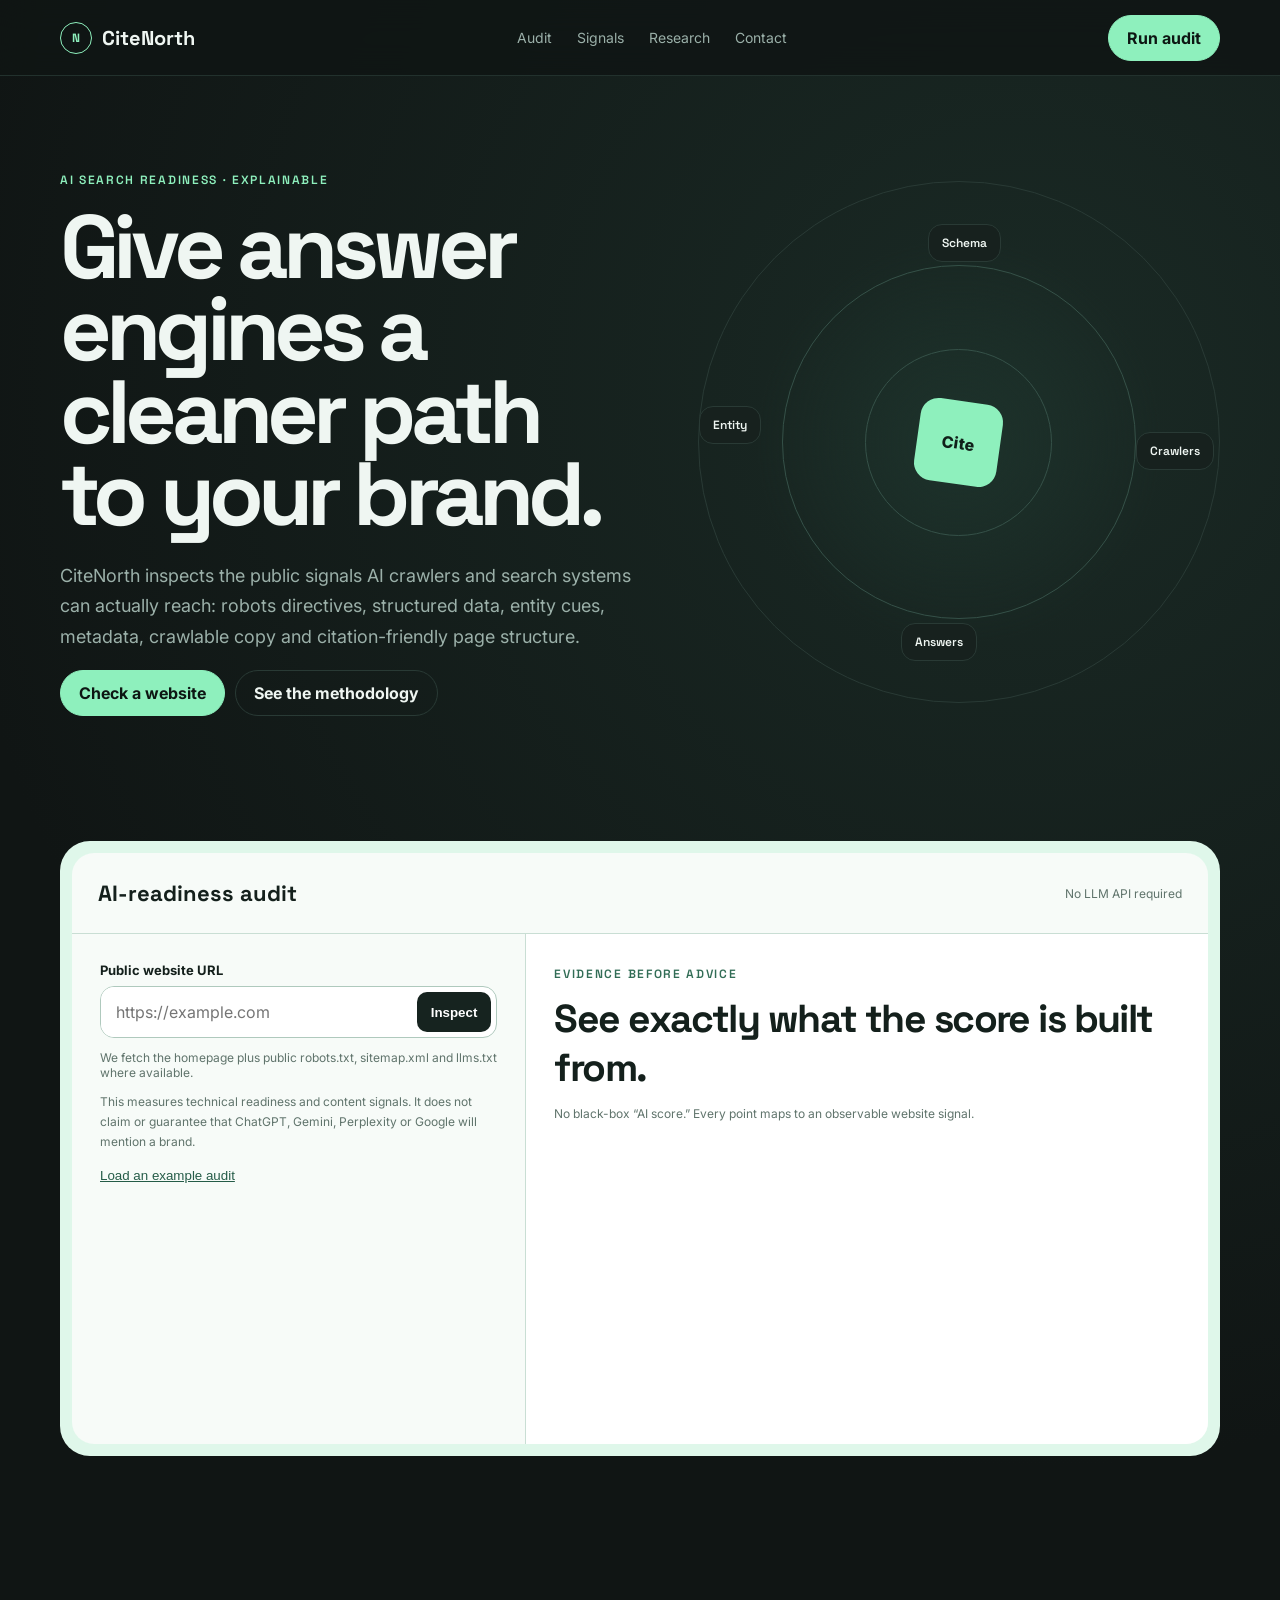
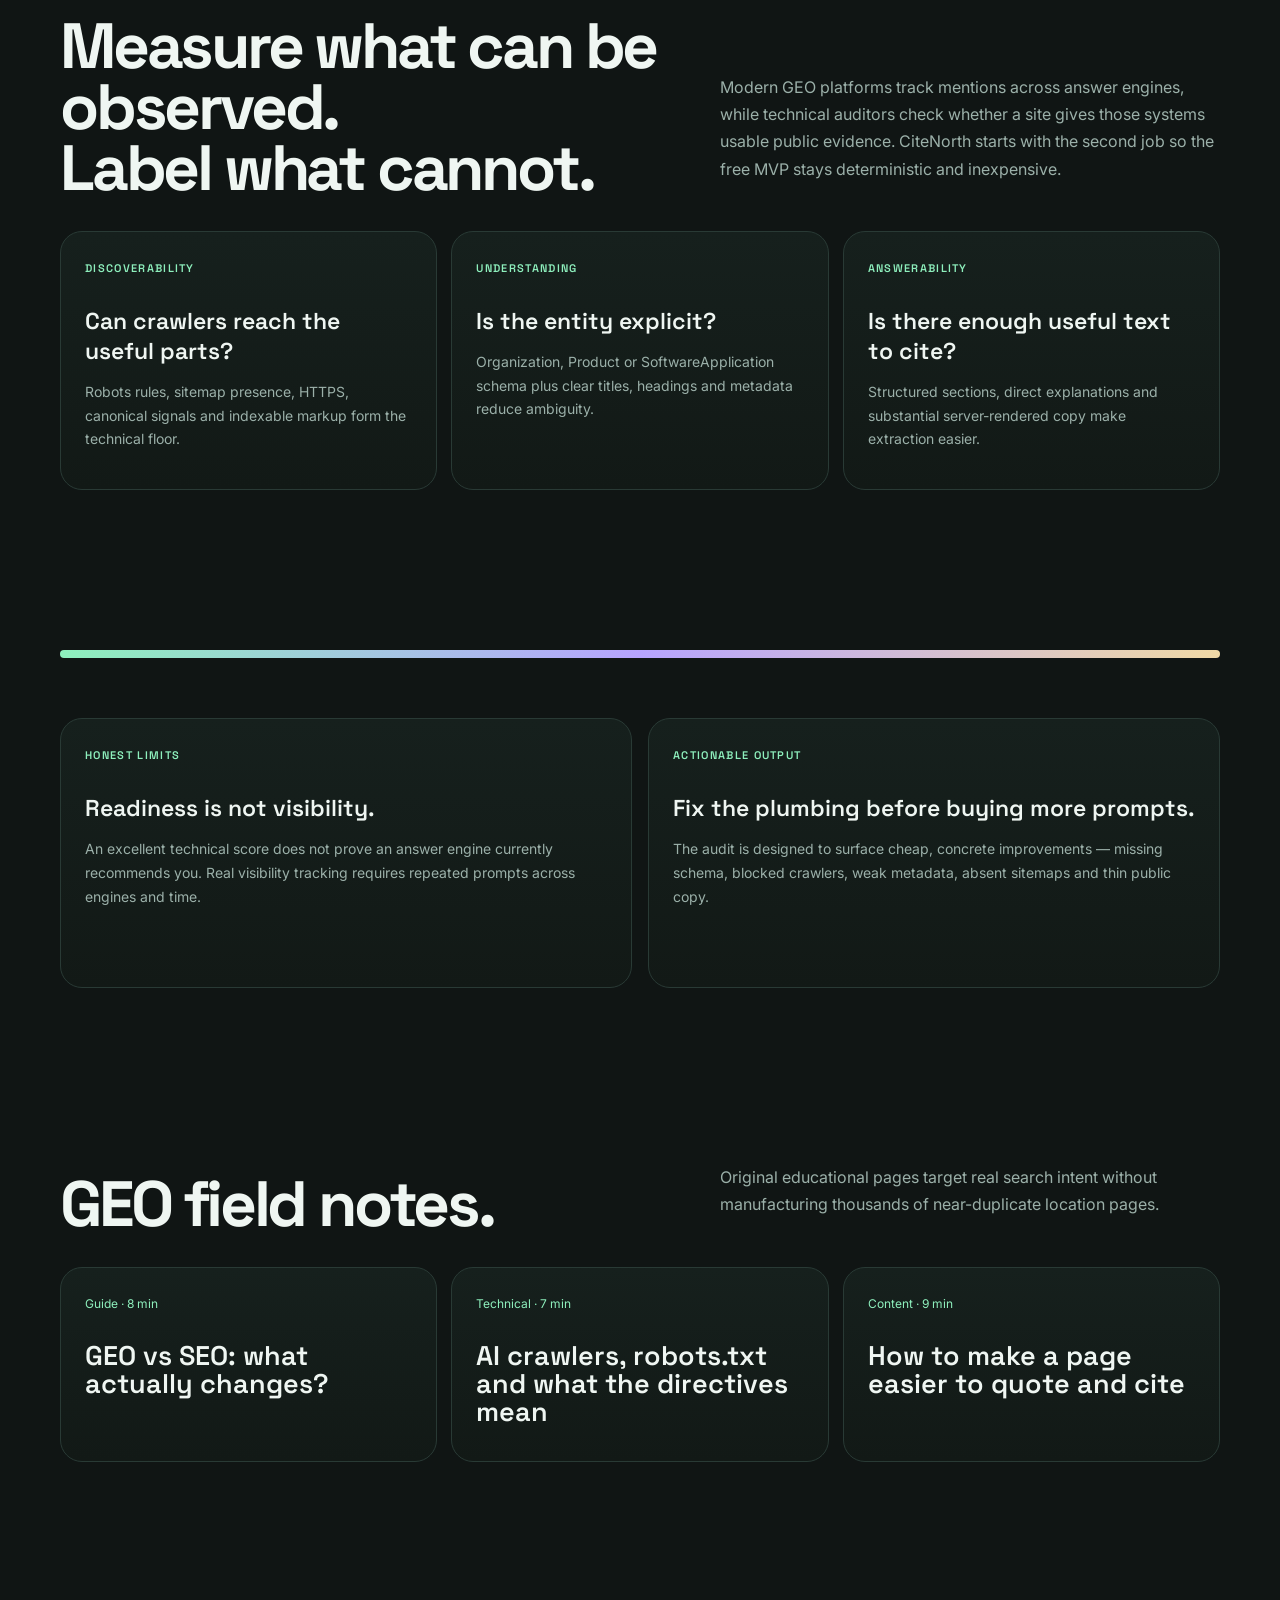
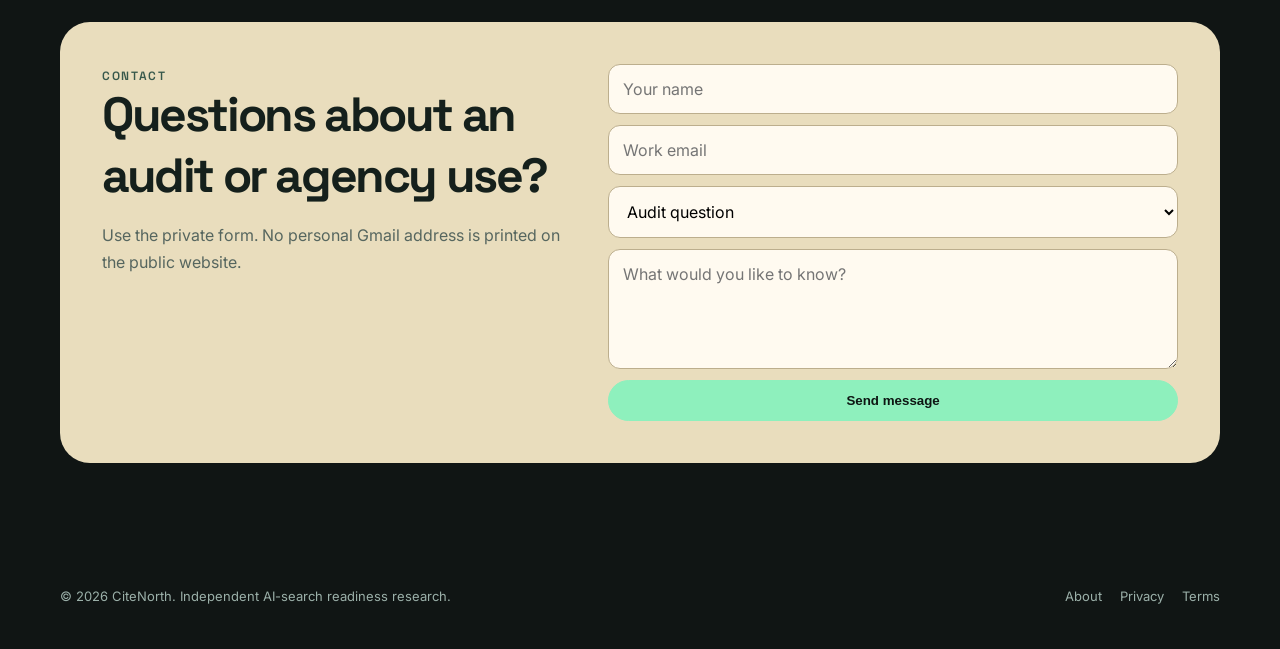
<file: index.html>
<!doctype html><html lang="en"><head><meta charset="utf-8"><meta name="viewport" content="width=device-width,initial-scale=1"><title>CiteNorth — GEO & AI Search Readiness Audit</title><meta name="description" content="Audit AI crawlability, schema, entity clarity and answer-friendly website structure with an explainable GEO readiness score."><link rel="preconnect" href="https://fonts.googleapis.com"><link rel="preconnect" href="https://fonts.gstatic.com" crossorigin><link href="https://fonts.googleapis.com/css2?family=Space+Grotesk:wght@400;500;600;700&family=Inter:wght@400;500;600&display=swap" rel="stylesheet"><link rel="stylesheet" href="/styles.css"><meta property="og:title" content="CiteNorth — Find what blocks AI discovery"><meta property="og:type" content="website"><script type="application/ld+json">{"@context":"https://schema.org","@type":"SoftwareApplication","name":"CiteNorth","applicationCategory":"SEOApplication","operatingSystem":"Web","description":"GEO and AI search readiness auditing tool","offers":{"@type":"Offer","price":"0","priceCurrency":"USD"}}</script></head><body><nav class="nav"><div class="container nav-inner"><a class="brand" href="/"><span class="compass">N</span>CiteNorth</a><div class="links"><a href="#audit">Audit</a><a href="#method">Signals</a><a href="#resources">Research</a><a href="#contact">Contact</a></div><a class="pill" href="#audit">Run audit</a></div></nav><main>
<header class="container hero"><div><span class="kicker">AI search readiness · explainable</span><h1>Give answer engines a cleaner path to your brand.</h1><p>CiteNorth inspects the public signals AI crawlers and search systems can actually reach: robots directives, structured data, entity cues, metadata, crawlable copy and citation-friendly page structure.</p><div style="display:flex;gap:10px;flex-wrap:wrap"><a class="btn primary" href="#audit">Check a website</a><a class="btn" href="#method">See the methodology</a></div></div><div class="orbit" aria-hidden="true"><span class="node n1">Schema</span><span class="node n2">Crawlers</span><span class="node n3">Answers</span><span class="node n4">Entity</span><span class="core">Cite</span></div></header>
<section id="audit"><div class="container"><div class="audit-shell"><div class="audit"><div class="audit-head"><strong>AI-readiness audit</strong><span style="font-size:12px;color:#60746c">No LLM API required</span></div><div class="audit-body"><div class="audit-form"><label for="siteUrl">Public website URL</label><div class="urlrow"><input id="siteUrl" type="url" placeholder="https://example.com"><button id="auditBtn">Inspect</button></div><div id="geoStatus" class="toolmsg">We fetch the homepage plus public robots.txt, sitemap.xml and llms.txt where available.</div><p class="note">This measures technical readiness and content signals. It does not claim or guarantee that ChatGPT, Gemini, Perplexity or Google will mention a brand.</p><button class="btn-demo" id="geoDemo">Load an example audit</button></div><div class="audit-results"><div id="geoEmpty"><span class="kicker" style="color:#326d56">Evidence before advice</span><h2 style="font:700 39px 'Space Grotesk';letter-spacing:-.04em;margin:12px 0">See exactly what the score is built from.</h2><p class="note">No black-box “AI score.” Every point maps to an observable website signal.</p></div><div id="geoResults" hidden><div class="grade"><div class="score" id="geoScore">—</div><div><h3 id="geoGrade">—</h3><p id="geoDomain">—</p></div></div><div class="checks" id="geoChecks"></div></div></div></div></div></div></section>
<section id="method"><div class="container"><div class="section-row"><h2 class="section-title">Measure what can be observed.<br>Label what cannot.</h2><p>Modern GEO platforms track mentions across answer engines, while technical auditors check whether a site gives those systems usable public evidence. CiteNorth starts with the second job so the free MVP stays deterministic and inexpensive.</p></div><div class="grid3"><article class="card"><span class="cap">DISCOVERABILITY</span><h3>Can crawlers reach the useful parts?</h3><p>Robots rules, sitemap presence, HTTPS, canonical signals and indexable markup form the technical floor.</p></article><article class="card"><span class="cap">UNDERSTANDING</span><h3>Is the entity explicit?</h3><p>Organization, Product or SoftwareApplication schema plus clear titles, headings and metadata reduce ambiguity.</p></article><article class="card"><span class="cap">ANSWERABILITY</span><h3>Is there enough useful text to cite?</h3><p>Structured sections, direct explanations and substantial server-rendered copy make extraction easier.</p></article></div></div></section>
<section><div class="container"><div class="stripe"></div><div class="proof"><article class="card"><span class="cap">HONEST LIMITS</span><h3>Readiness is not visibility.</h3><p>An excellent technical score does not prove an answer engine currently recommends you. Real visibility tracking requires repeated prompts across engines and time.</p></article><article class="card"><span class="cap">ACTIONABLE OUTPUT</span><h3>Fix the plumbing before buying more prompts.</h3><p>The audit is designed to surface cheap, concrete improvements — missing schema, blocked crawlers, weak metadata, absent sitemaps and thin public copy.</p></article></div></div></section>
<section id="resources"><div class="container"><div class="section-row"><h2 class="section-title">GEO field notes.</h2><p>Original educational pages target real search intent without manufacturing thousands of near-duplicate location pages.</p></div><div class="resource-grid"><a class="card resource" href="/resources/geo-vs-seo.html"><span>Guide · 8 min</span><h3>GEO vs SEO: what actually changes?</h3></a><a class="card resource" href="/resources/ai-crawlers.html"><span>Technical · 7 min</span><h3>AI crawlers, robots.txt and what the directives mean</h3></a><a class="card resource" href="/resources/citation-ready-pages.html"><span>Content · 9 min</span><h3>How to make a page easier to quote and cite</h3></a></div></div></section>
<section id="contact"><div class="container"><div class="contact"><div><span class="kicker" style="color:#37584b">Contact</span><h2>Questions about an audit or agency use?</h2><p style="color:#56665f;line-height:1.7">Use the private form. No personal Gmail address is printed on the public website.</p></div><form class="form" action="https://formspree.io/f/maeeoaqw" method="POST"><input name="name" placeholder="Your name" aria-label="Name" required><input type="email" name="email" placeholder="Work email" aria-label="Email" required><select name="topic" aria-label="Topic"><option>Audit question</option><option>Agency plan</option><option>Partnership</option></select><textarea name="message" placeholder="What would you like to know?" aria-label="Message" required></textarea><button class="btn primary" type="submit">Send message</button></form></div></div></section></main><footer class="footer"><div class="container footer-inner"><div>© 2026 CiteNorth. Independent AI-search readiness research.</div><div class="footer-links"><a href="/about.html">About</a><a href="/privacy.html">Privacy</a><a href="/terms.html">Terms</a></div></div></footer><script src="/app.js" defer></script></body></html>
</file>
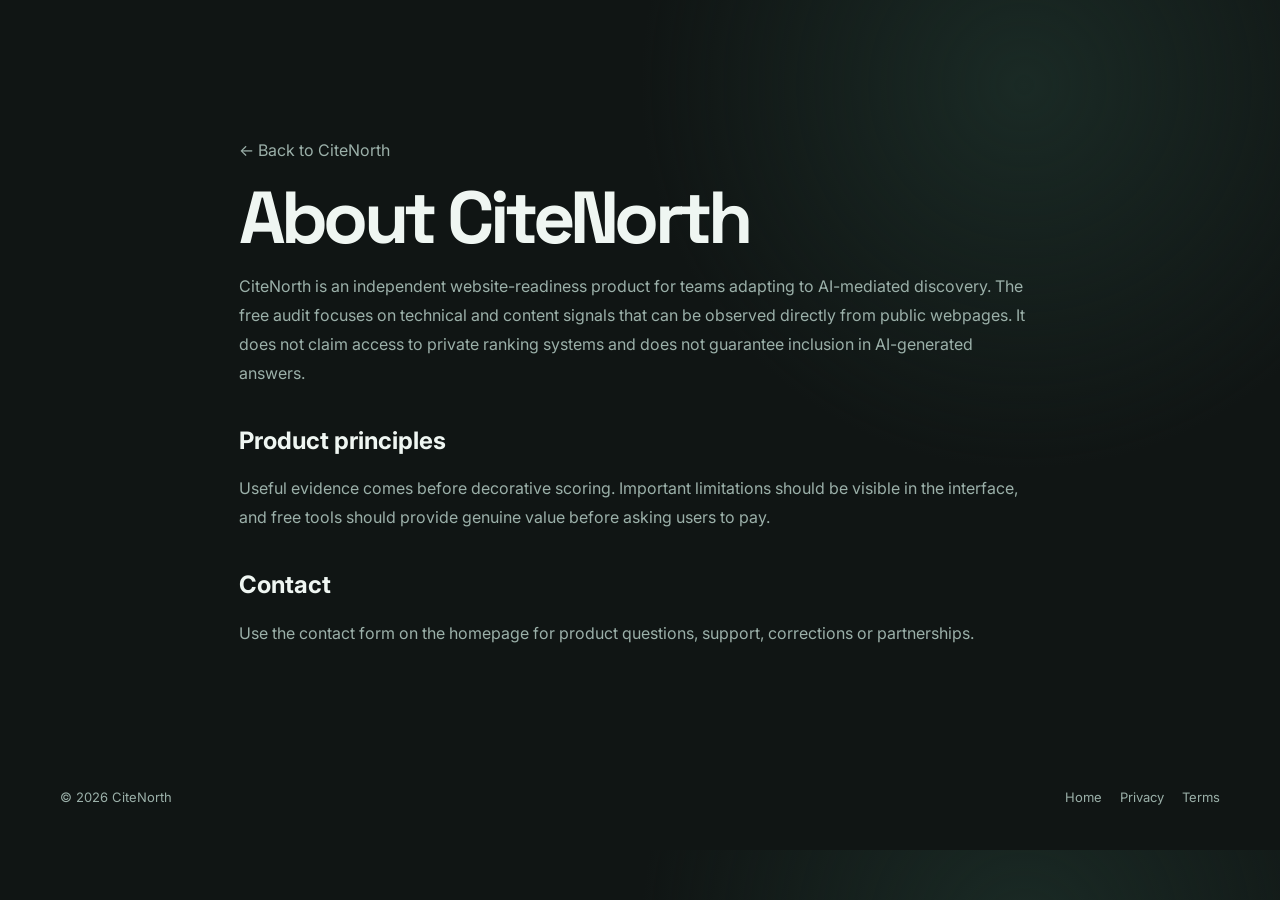
<file: about.html>
<!doctype html><html lang="en"><head><meta charset="utf-8"><meta name="viewport" content="width=device-width,initial-scale=1"><link rel="preconnect" href="https://fonts.googleapis.com"><link rel="preconnect" href="https://fonts.gstatic.com" crossorigin><link href="https://fonts.googleapis.com/css2?family=Space+Grotesk:wght@400;500;600;700&family=Inter:wght@400;500;600&display=swap" rel="stylesheet"><link rel="stylesheet" href="/styles.css"><title>About CiteNorth</title><meta name="description" content="CiteNorth is an independent website-readiness product for teams adapting to AI-mediated discovery. The free audit focuses on technical and content sig"></head><body><main class="legal-wrap"><p><a href="/">← Back to CiteNorth</a></p><h1>About CiteNorth</h1><p>CiteNorth is an independent website-readiness product for teams adapting to AI-mediated discovery. The free audit focuses on technical and content signals that can be observed directly from public webpages. It does not claim access to private ranking systems and does not guarantee inclusion in AI-generated answers.</p><h2>Product principles</h2><p>Useful evidence comes before decorative scoring. Important limitations should be visible in the interface, and free tools should provide genuine value before asking users to pay.</p><h2>Contact</h2><p>Use the contact form on the homepage for product questions, support, corrections or partnerships.</p></main><footer class="footer"><div class="container footer-inner"><div>© 2026 CiteNorth</div><div class="footer-links"><a href="/">Home</a><a href="/privacy.html">Privacy</a><a href="/terms.html">Terms</a></div></div></footer></body></html>
</file>
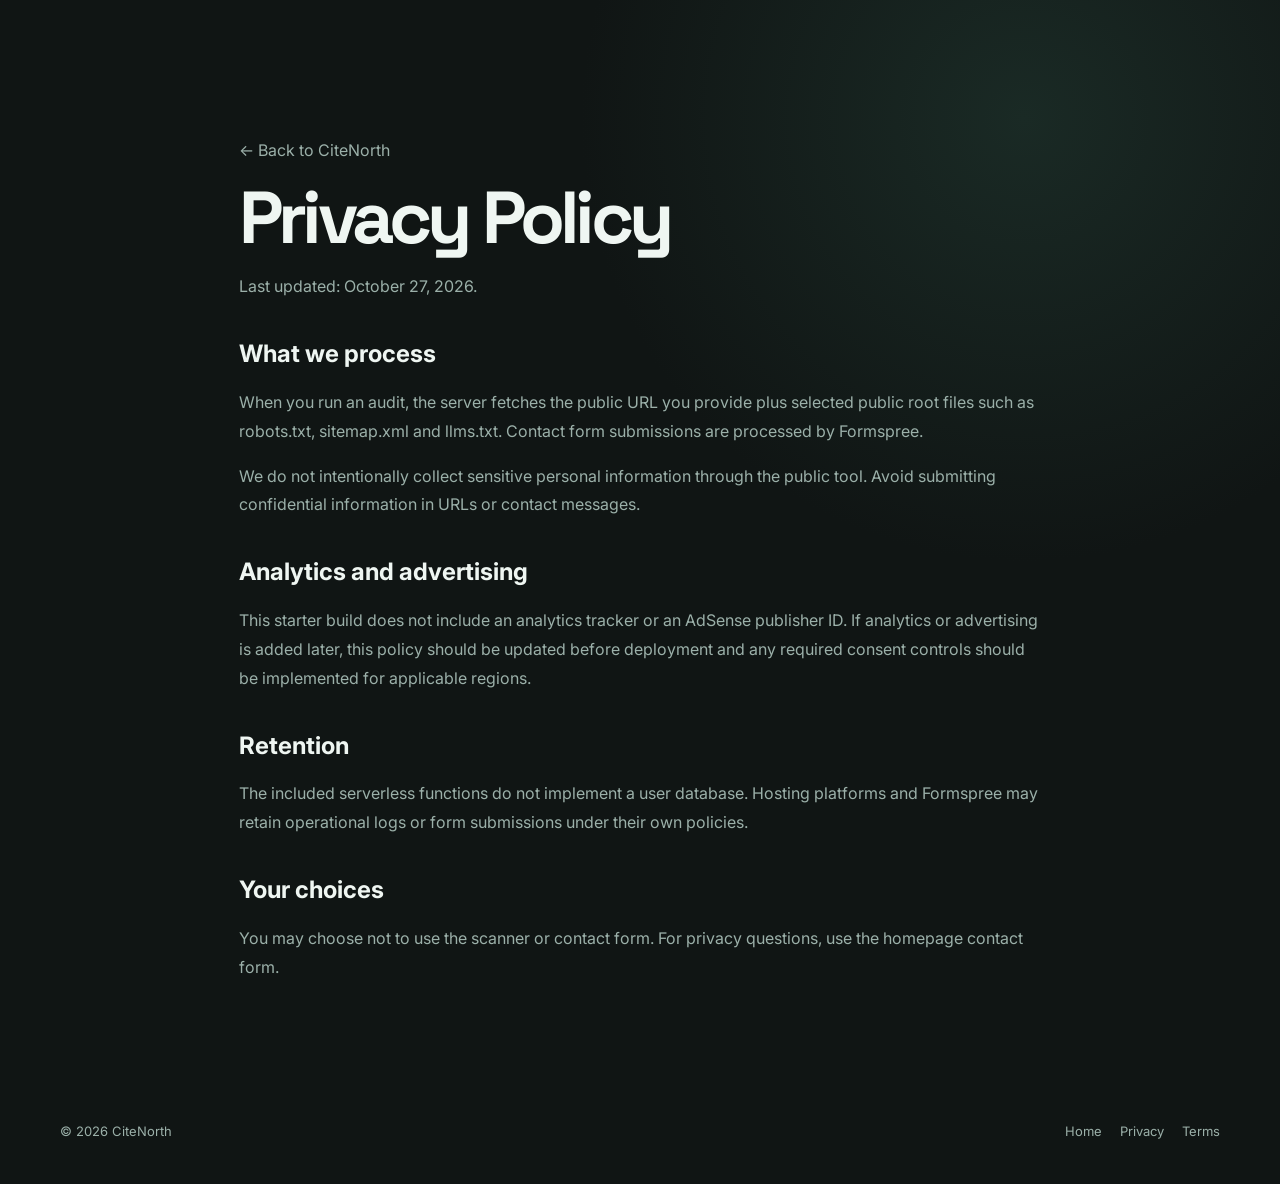
<file: privacy.html>
<!doctype html><html lang="en"><head><meta charset="utf-8"><meta name="viewport" content="width=device-width,initial-scale=1"><link rel="preconnect" href="https://fonts.googleapis.com"><link rel="preconnect" href="https://fonts.gstatic.com" crossorigin><link href="https://fonts.googleapis.com/css2?family=Space+Grotesk:wght@400;500;600;700&family=Inter:wght@400;500;600&display=swap" rel="stylesheet"><link rel="stylesheet" href="/styles.css"><title>Privacy Policy — CiteNorth</title><meta name="description" content="Privacy policy for CiteNorth."></head><body><main class="legal-wrap"><p><a href="/">← Back to CiteNorth</a></p><h1>Privacy Policy</h1><p>Last updated: October 27, 2026.</p><h2>What we process</h2><p>When you run an audit, the server fetches the public URL you provide plus selected public root files such as robots.txt, sitemap.xml and llms.txt. Contact form submissions are processed by Formspree.</p><p>We do not intentionally collect sensitive personal information through the public tool. Avoid submitting confidential information in URLs or contact messages.</p><h2>Analytics and advertising</h2><p>This starter build does not include an analytics tracker or an AdSense publisher ID. If analytics or advertising is added later, this policy should be updated before deployment and any required consent controls should be implemented for applicable regions.</p><h2>Retention</h2><p>The included serverless functions do not implement a user database. Hosting platforms and Formspree may retain operational logs or form submissions under their own policies.</p><h2>Your choices</h2><p>You may choose not to use the scanner or contact form. For privacy questions, use the homepage contact form.</p></main><footer class="footer"><div class="container footer-inner"><div>© 2026 CiteNorth</div><div class="footer-links"><a href="/">Home</a><a href="/privacy.html">Privacy</a><a href="/terms.html">Terms</a></div></div></footer></body></html>
</file>
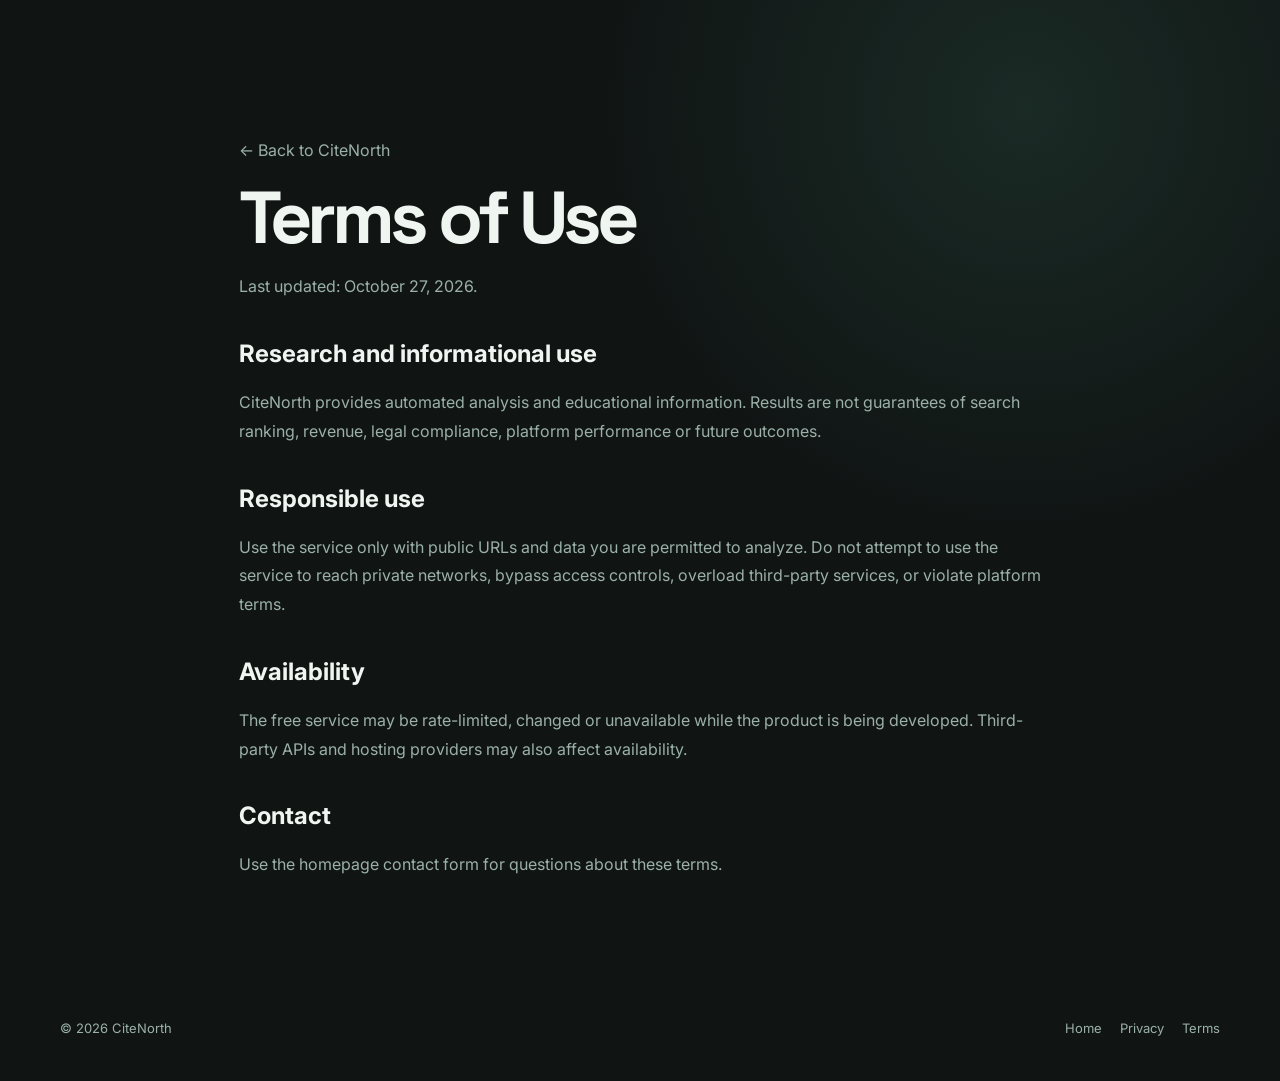
<file: terms.html>
<!doctype html><html lang="en"><head><meta charset="utf-8"><meta name="viewport" content="width=device-width,initial-scale=1"><link rel="preconnect" href="https://fonts.googleapis.com"><link rel="preconnect" href="https://fonts.gstatic.com" crossorigin><link href="https://fonts.googleapis.com/css2?family=Space+Grotesk:wght@400;500;600;700&family=Inter:wght@400;500;600&display=swap" rel="stylesheet"><link rel="stylesheet" href="/styles.css"><title>Terms — CiteNorth</title><meta name="description" content="Terms of use for CiteNorth."></head><body><main class="legal-wrap"><p><a href="/">← Back to CiteNorth</a></p><h1>Terms of Use</h1><p>Last updated: October 27, 2026.</p><h2>Research and informational use</h2><p>CiteNorth provides automated analysis and educational information. Results are not guarantees of search ranking, revenue, legal compliance, platform performance or future outcomes.</p><h2>Responsible use</h2><p>Use the service only with public URLs and data you are permitted to analyze. Do not attempt to use the service to reach private networks, bypass access controls, overload third-party services, or violate platform terms.</p><h2>Availability</h2><p>The free service may be rate-limited, changed or unavailable while the product is being developed. Third-party APIs and hosting providers may also affect availability.</p><h2>Contact</h2><p>Use the homepage contact form for questions about these terms.</p></main><footer class="footer"><div class="container footer-inner"><div>© 2026 CiteNorth</div><div class="footer-links"><a href="/">Home</a><a href="/privacy.html">Privacy</a><a href="/terms.html">Terms</a></div></div></footer></body></html>
</file>
<file: styles.css>
:root{--bg:#101514;--panel:#151c1a;--panel2:#182421;--ink:#eff6f2;--muted:#9bb0a9;--line:#293a35;--mint:#8ef0bd;--lav:#b7a4ff;--sand:#f0d9a6;--danger:#ff9b8d}*{box-sizing:border-box}html{scroll-behavior:smooth}body{margin:0;background:radial-gradient(circle at 80% 10%,#1a2a25 0,transparent 30%),var(--bg);color:var(--ink);font-family:Inter,system-ui,sans-serif}a{color:inherit;text-decoration:none}.container{width:min(1160px,calc(100% - 40px));margin:auto}.nav{height:76px;display:flex;align-items:center;border-bottom:1px solid #22312d;position:sticky;top:0;background:rgba(16,21,20,.86);backdrop-filter:blur(16px);z-index:20}.nav-inner{display:flex;align-items:center;justify-content:space-between}.brand{font-family:'Space Grotesk';font-size:20px;font-weight:700;display:flex;gap:10px;align-items:center}.compass{width:32px;height:32px;border:1px solid var(--mint);border-radius:50%;display:grid;place-items:center;color:var(--mint);font-size:12px}.links{display:flex;gap:25px;color:var(--muted);font-size:14px}.pill,.btn{border-radius:999px;padding:12px 18px;font-weight:700;border:1px solid var(--line);background:transparent;color:var(--ink);cursor:pointer}.btn.primary,.pill{background:var(--mint);color:#0d1613;border-color:var(--mint)}.hero{padding:92px 0 45px;display:grid;grid-template-columns:1.05fr .95fr;gap:60px;align-items:center}.kicker{font:600 12px 'Space Grotesk';text-transform:uppercase;letter-spacing:.14em;color:var(--mint)}h1{font-family:'Space Grotesk';font-size:clamp(3.3rem,7vw,6.8rem);line-height:.92;letter-spacing:-.065em;margin:18px 0 25px}.hero p{font-size:18px;line-height:1.7;color:var(--muted);max-width:650px}.orbit{aspect-ratio:1;border:1px solid var(--line);border-radius:50%;position:relative;background:radial-gradient(circle,#1d322b,transparent 55%)}.orbit:before,.orbit:after{content:'';position:absolute;border:1px solid #355148;border-radius:50%;inset:16%}.orbit:after{inset:32%}.node{position:absolute;padding:10px 13px;border-radius:14px;background:#17211e;border:1px solid var(--line);font:600 12px 'Space Grotesk'}.node.n1{top:8%;left:44%}.node.n2{right:1%;top:48%}.node.n3{bottom:8%;left:39%}.node.n4{left:0;top:43%}.core{position:absolute;inset:42%;border-radius:18px;background:var(--mint);color:#102019;display:grid;place-items:center;font-weight:800;transform:rotate(8deg)}section{padding:80px 0}.audit-shell{background:#dff7ea;color:#14201c;border-radius:30px;padding:12px}.audit{background:#f7fbf8;border-radius:22px;overflow:hidden}.audit-head{padding:26px;border-bottom:1px solid #c9ded4;display:flex;justify-content:space-between;align-items:center}.audit-head strong{font-family:'Space Grotesk';font-size:22px}.audit-body{display:grid;grid-template-columns:.8fr 1.2fr;min-height:510px}.audit-form{padding:28px;border-right:1px solid #c9ded4}.audit-results{padding:28px;background:white}.audit label{display:block;font-weight:700;font-size:13px;margin-bottom:8px}.urlrow{display:flex;border:1px solid #afc9bd;border-radius:14px;overflow:hidden;background:white}.urlrow input{border:0;outline:0;flex:1;padding:15px;font:inherit;min-width:0}.urlrow button{margin:5px;border:0;border-radius:10px;background:#16231f;color:white;padding:0 14px;font-weight:800}.note{font-size:12px;color:#60746c;line-height:1.65}.grade{display:flex;gap:18px;align-items:center;margin-bottom:22px}.score{width:86px;height:86px;border-radius:26px;background:#14211d;color:white;display:grid;place-items:center;font:700 31px 'Space Grotesk'}.grade h3{margin:0;font:700 28px 'Space Grotesk'}.grade p{margin:5px 0;color:#697b74}.checks{display:grid;gap:10px}.check{display:grid;grid-template-columns:12px 1fr auto;gap:12px;align-items:start;padding:13px 0;border-top:1px solid #e2ece7}.check i{width:10px;height:10px;border-radius:50%;margin-top:5px}.ok{background:#38b77a}.warn{background:#f2b84b}.bad{background:#e56f63}.check b{font-size:13px}.check p{font-size:12px;color:#6a7c74;margin:4px 0 0}.pts{font:600 11px 'Space Grotesk';color:#6f837a}.section-title{font:700 clamp(2.5rem,5vw,4.9rem) 'Space Grotesk';letter-spacing:-.05em;line-height:.95;margin:0}.section-row{display:flex;justify-content:space-between;align-items:end;gap:30px;margin-bottom:32px}.section-row p{max-width:500px;color:var(--muted);line-height:1.7}.grid3{display:grid;grid-template-columns:repeat(3,1fr);gap:14px}.card{border:1px solid var(--line);background:linear-gradient(180deg,#16201d,#121916);border-radius:22px;padding:24px}.card .cap{color:var(--mint);font:600 11px 'Space Grotesk';letter-spacing:.12em}.card h3{font:600 23px 'Space Grotesk';margin:30px 0 10px}.card p{color:var(--muted);line-height:1.7;font-size:14px}.proof{display:grid;grid-template-columns:1fr 1fr;gap:16px}.proof .card{min-height:270px}.stripe{height:8px;border-radius:99px;background:linear-gradient(90deg,var(--mint),var(--lav),var(--sand));margin-bottom:60px}.resource-grid{display:grid;grid-template-columns:repeat(3,1fr);gap:14px}.resource h3{font:600 27px 'Space Grotesk';line-height:1.05}.resource span{color:var(--mint);font-size:12px}.contact{background:#e9ddbd;color:#15201c;border-radius:30px;padding:42px;display:grid;grid-template-columns:.9fr 1.1fr;gap:40px}.contact h2{font:700 48px 'Space Grotesk';letter-spacing:-.05em;margin:0}.form{display:grid;gap:11px}.form input,.form textarea,.form select{padding:14px;border:1px solid #bcae8d;border-radius:12px;background:#fffaf0;font:inherit}.form textarea{min-height:120px}.footer{padding:45px 0;color:var(--muted);font-size:13px}.footer-inner{display:flex;justify-content:space-between;gap:20px;flex-wrap:wrap}.footer-links{display:flex;gap:18px}.toolmsg{margin-top:12px;font-size:12px;color:#60746c}.btn-demo{border:0;background:none;color:#255c48;text-decoration:underline;cursor:pointer;padding:0}.legal-wrap{color:var(--ink)}

.legal-wrap{max-width:850px;margin:0 auto;padding:120px 24px 80px}.legal-wrap h1{font-size:clamp(2.3rem,6vw,4.6rem);line-height:1;margin:0 0 18px}.legal-wrap h2{margin-top:38px}.legal-wrap p,.legal-wrap li{line-height:1.8;color:var(--muted)}.legal-wrap a{color:var(--accent)}

@media(max-width:850px){.links{display:none}.hero,.audit-body,.contact,.proof{grid-template-columns:1fr}.orbit{max-width:520px;margin:auto}.audit-form{border-right:0;border-bottom:1px solid #c9ded4}.grid3,.resource-grid{grid-template-columns:1fr}.section-row{display:block}}@media(max-width:520px){.container{width:min(100% - 24px,1160px)}.hero{padding-top:60px}.orbit{display:none}.urlrow{display:block}.urlrow button{height:44px;width:calc(100% - 10px)}.contact{padding:24px}}
</file>
